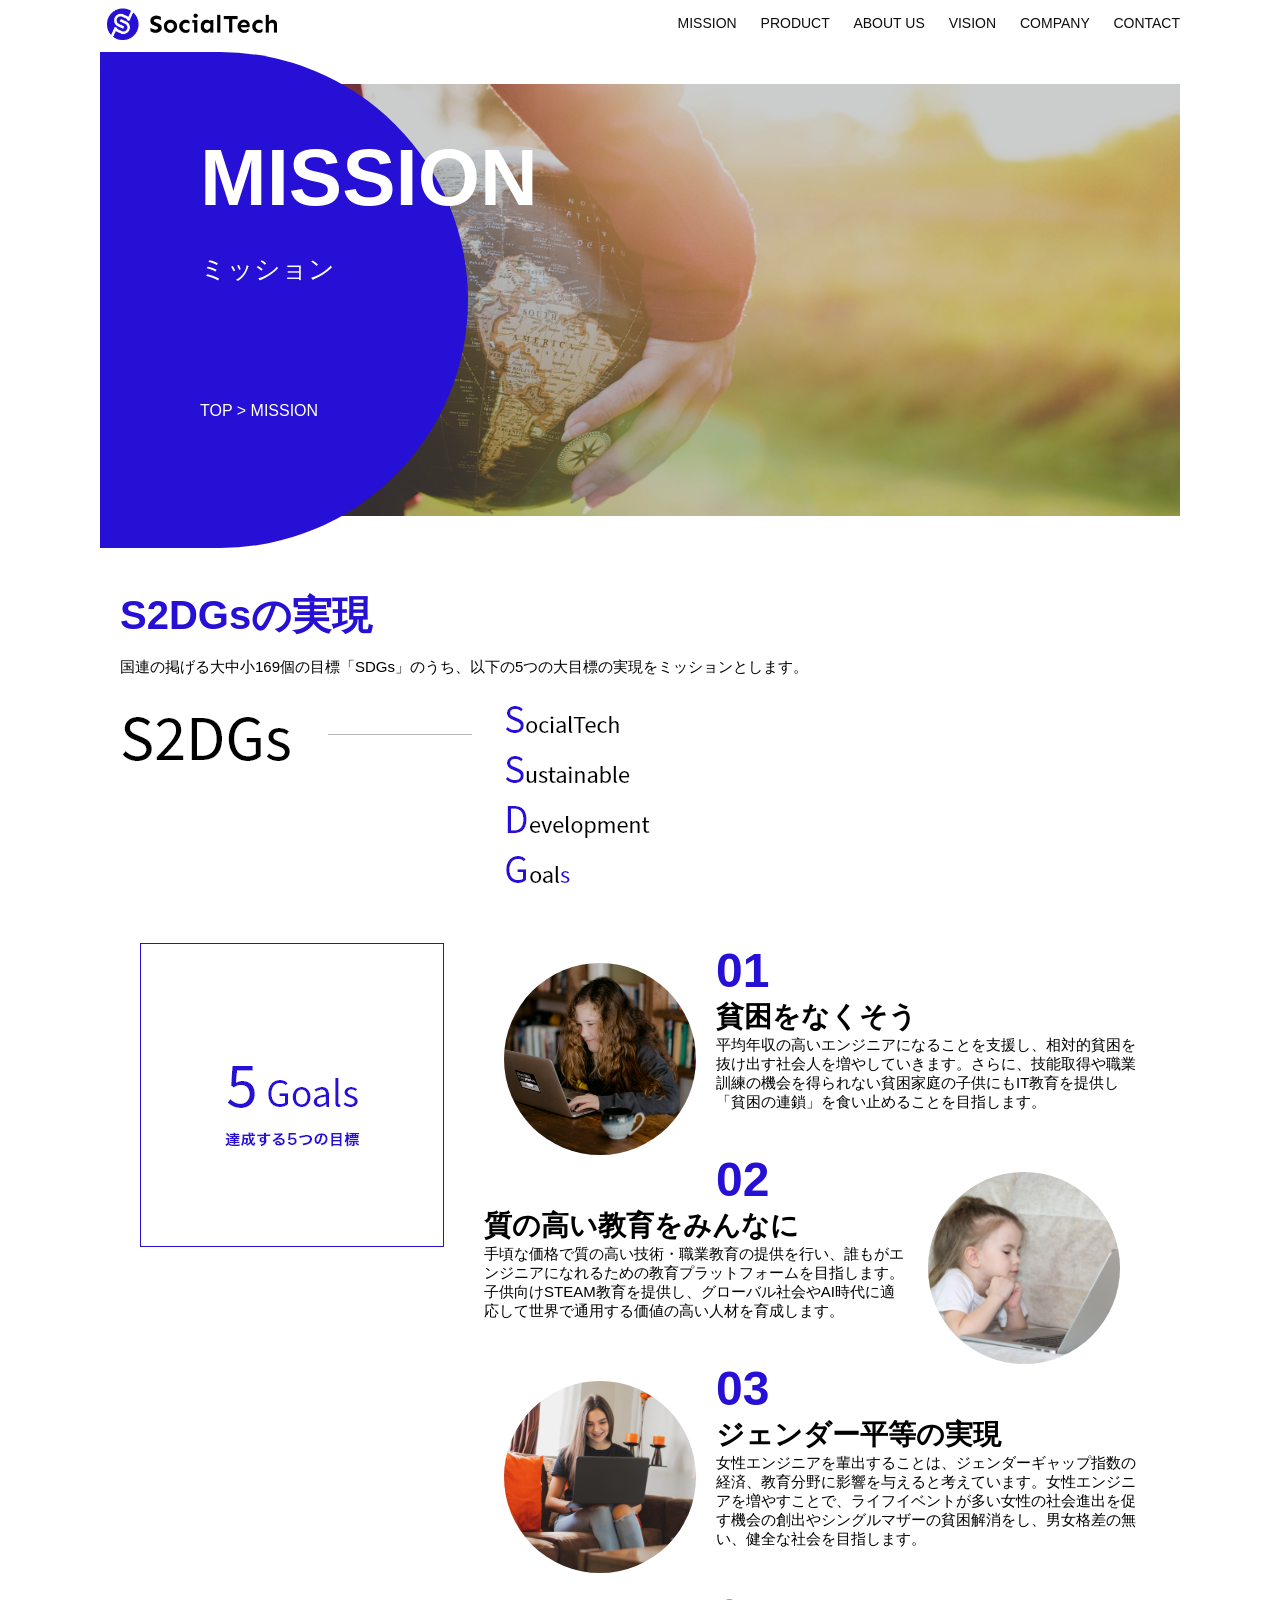
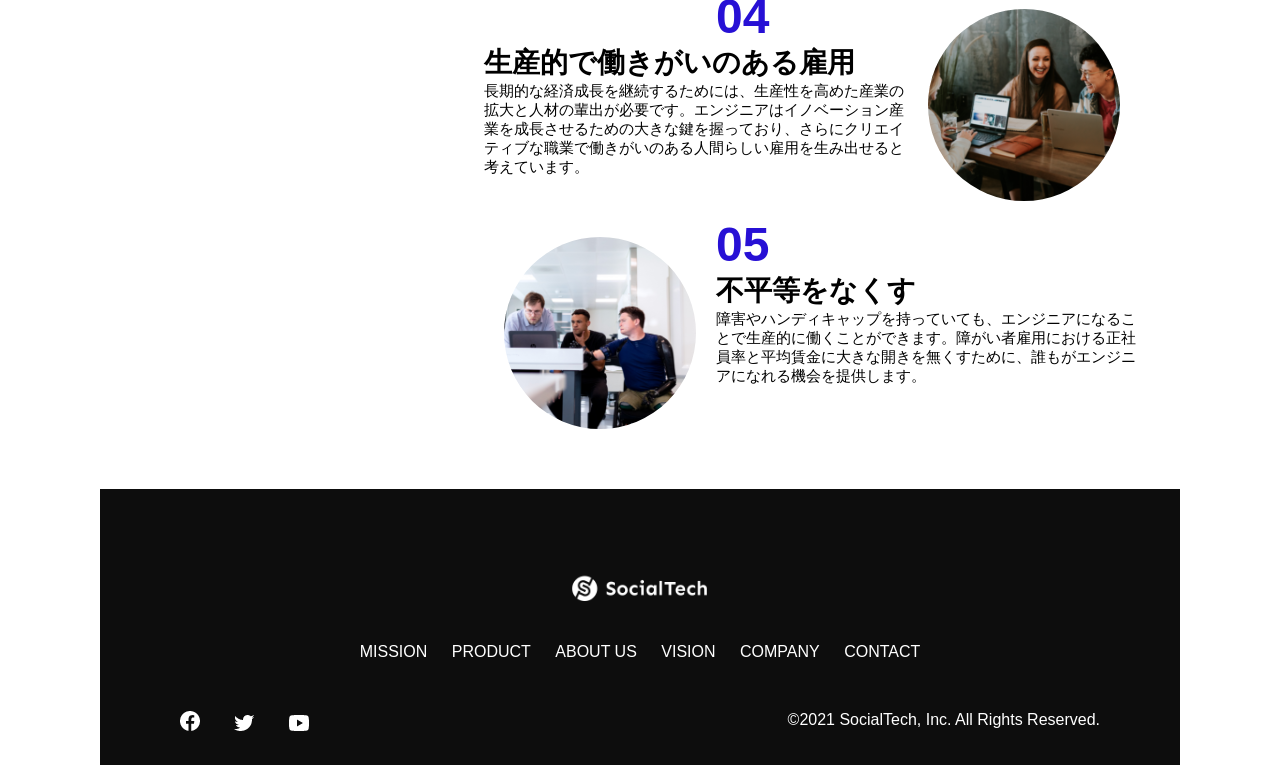
<file: SOCIALTECH-jQuery/mission.html>
<!DOCTYPE html>
<html>

<head>
    <title>SocialTech - MISSON ミッション -</title>
    <meta charset="utf-8">
    <meta name="description" content="SocialTechが目指す5つの目標（S2DGs）を紹介します">
    <meta name="viewport" content="width=device-width, initial-scale=1.0">
    <link rel="stylesheet" href="style.css">
</head>

<body>
    <!-- ヘッダー -->
    <header>
        <!-- ロゴ -->
        <a href="index.html" id="logo"><img src="images/logo.png" alt="トップページに戻る"></a>

        <!-- PC用ナビゲーション -->
        <nav id="nav-pc">
            <a href="mission.html">MISSION</a>
            <a href="product.html">PRODUCT</a>
            <a href="index.html#aboutus">ABOUT US</a>
            <a href="index.html#vision">VISION</a>
            <a href="index.html#company">COMPANY</a>
            <a href="index.html#contact">CONTACT</a>
        </nav>

        <!-- スマホ用メニューボタン -->
        <img id="menu-sp" src="images/button-menu.png" alt="ナビゲーションを開く"
            onclick="document.getElementById('nav-sp').style.display = 'block'">

        <!-- スマホ用ナビゲーション -->
        <nav id="nav-sp">
            <img id="close" src="images/button-close.png" alt="ナビゲーションを閉じる"
                onclick="document.getElementById('nav-sp').style.display = 'none'">
            <a id="logo-sp" href="index.html" onclick="document.getElementById('nav-sp').style.display = 'none'"><img
                    src="images/logo-sp.png" alt="トップページに戻る"></a>
            <a class="menu" href="mission.html"
                onclick="document.getElementById('nav-sp').style.display = 'none'">MISSION</a>
            <a class="menu" href="product.html"
                onclick="document.getElementById('nav-sp').style.display = 'none'">PRODUCT</a>
            <a class="menu" href="index.html#aboutus"
                onclick="document.getElementById('nav-sp').style.display = 'none'">ABOUT US</a>
            <a class="menu" href="index.html#vision"
                onclick="document.getElementById('nav-sp').style.display = 'none'">VISION</a>
            <a class="menu" href="index.html#company"
                onclick="document.getElementById('nav-sp').style.display = 'none'">COMPANY</a>
            <a class="menu" href="index.html#contact"
                onclick="document.getElementById('nav-sp').style.display = 'none'">CONTACT</a>
            <div id="sns">
                <a href="https://www.facebook.com/sejuku2013"><img src="images/button-facebook.png"
                        alt="Facebookのリンク"></a>
                <a href="https://twitter.com/samuraijuku"><img src="images/button-twitter.png" alt="Twitterのリンク"></a>
                <a href="https://www.youtube.com/channel/UCCFOQO5aDK0xXam4cUQXT8g"><img src="images/button-youtube.png"
                        alt="YouTubeのリンク"></a>
            </div>
        </nav>
    </header>
    <main>
        <article>
            <section id="mission-main">
                <div id="mission-title">
                    <h1>MISSION</h1>
                    <span>ミッション</span>
                    <div>TOP > MISSION</div>
                </div>
            </section>
            <section id="mission-s2dgs">
                <h2 class="mission-h2">S2DGsの実現</h2>
                <p>国連の掲げる大中小169個の目標「SDGs」のうち、以下の5つの大目標の実現をミッションとします。</p>
                <img src="images/mission/mission-s2dgs.png" alt="S2DGs">
            </section>
            <section id="mission-5goals">
                <div>
                    <img id="s2dgs-image" src="images/mission/mission-5goals.png" alt="5Goals">
                </div>
                <div>
                    <div>
                        <img class="fivegoals-image-left" src="images/mission/mission-5goals01.png" alt="PCを操作する女の子">
                        <span class="fivegoals-number">01</span>
                        <h3 class="fivegoals-h3">貧困をなくそう</h3>
                        <p class="fivegoals-p">
                            平均年収の高いエンジニアになることを支援し、相対的貧困を抜け出す社会人を増やしていきます。さらに、技能取得や職業訓練の機会を得られない貧困家庭の子供にもIT教育を提供し「貧困の連鎖」を食い止めることを目指します。
                        </p>
                    </div>
                    <div>
                        <img class="fivegoals-image-right" src="images/mission/mission-5goals02.png"
                            alt="PCを見つめる小さい女の子">
                        <span class="fivegoals-number">02</span>
                        <h3 class="fivegoals-h3">質の高い教育をみんなに</h3>
                        <p class="fivegoals-p">
                            手頃な価格で質の高い技術・職業教育の提供を行い、誰もがエンジニアになれるための教育プラットフォームを目指します。子供向けSTEAM教育を提供し、グローバル社会やAI時代に適応して世界で通用する価値の高い人材を育成します。
                        </p>
                    </div>
                    <div>
                        <img class="fivegoals-image-left" src="images/mission/mission-5goals03.png" alt="PCを操作する女性">

                        <span class="fivegoals-number">03</span>
                        <h3 class="fivegoals-h3">ジェンダー平等の実現</h3>
                        <p class="fivegoals-p">
                            女性エンジニアを輩出することは、ジェンダーギャップ指数の経済、教育分野に影響を与えると考えています。女性エンジニアを増やすことで、ライフイベントが多い女性の社会進出を促す機会の創出やシングルマザーの貧困解消をし、男女格差の無い、健全な社会を目指します。
                        </p>
                    </div>
                    <div>
                        <img class="fivegoals-image-right" src="images/mission/mission-5goals04.png" alt="笑顔で話し合う3人の男女">
                        <span class="fivegoals-number">04</span>
                        <h3 class="fivegoals-h3">生産的で働きがいのある雇用</h3>
                        <p class="fivegoals-p">
                            長期的な経済成長を継続するためには、生産性を高めた産業の拡大と人材の輩出が必要です。エンジニアはイノベーション産業を成長させるための大きな鍵を握っており、さらにクリエイティブな職業で働きがいのある人間らしい雇用を生み出せると考えています。
                        </p>
                    </div>
                    <div>
                        <img class="fivegoals-image-left" src="images/mission/mission-5goals05.png"
                            alt="障害を持つ男性が生き生きと働く様子">
                        <span class="fivegoals-number">05</span>
                        <h3 class="fivegoals-h3">不平等をなくす</h3>
                        <p class="fivegoals-p">
                            障害やハンディキャップを持っていても、エンジニアになることで生産的に働くことができます。障がい者雇用における正社員率と平均賃金に大きな開きを無くすために、誰もがエンジニアになれる機会を提供します。
                        </p>
                    </div>
                </div>
            </section>
        </article>
        <footer>
            <div id="footer-logo">
                <img src="images/logo-sp.png" alt="SocialTech">
            </div>
            <div id="footer-link">
                <a href="mission.html">MISSION</a>
                <a href="product.html">PRODUCT</a>
                <a href="index.html#aboutus">ABOUT US</a>
                <a href="index.html#vision">VISION</a>
                <a href="index.html#company">COMPANY</a>
                <a href="index.html#contact">CONTACT</a>
            </div>
            <div id="sns-footer">
                <a href="https://www.facebook.com/sejuku2013"><img src="images/button-facebook.png"
                        alt="Facebookのリンク"></a>
                <a href="https://twitter.com/samuraijuku"><img src="images/button-twitter.png" alt="Twitterのリンク"></a>
                <a href="https://www.youtube.com/channel/UCCFOQO5aDK0xXam4cUQXT8g"><img src="images/button-youtube.png"
                        alt="YouTubeのリンク"></a>
                <span id="copyright">&copy;2021 SocialTech, Inc. All Rights Reserved. </span>
            </div>
        </footer>
    </main>
</body>

</html>
</file>
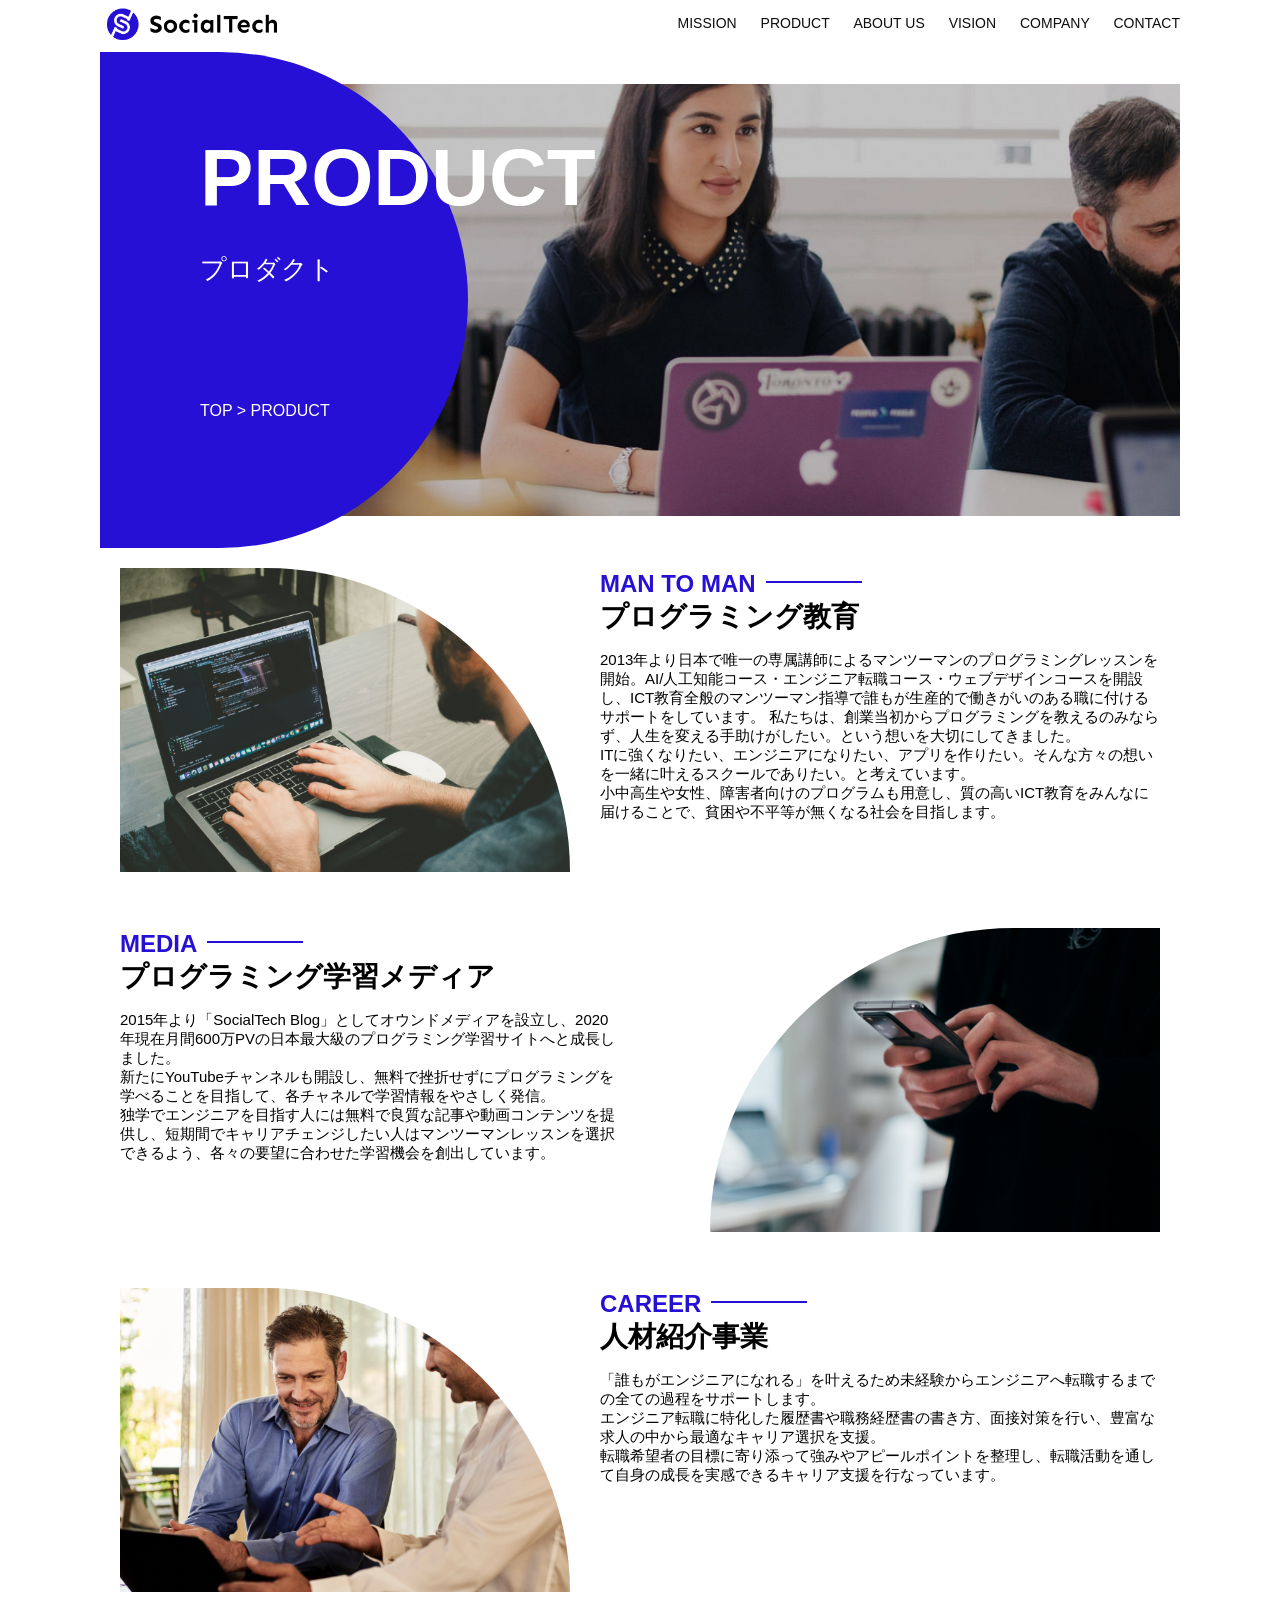
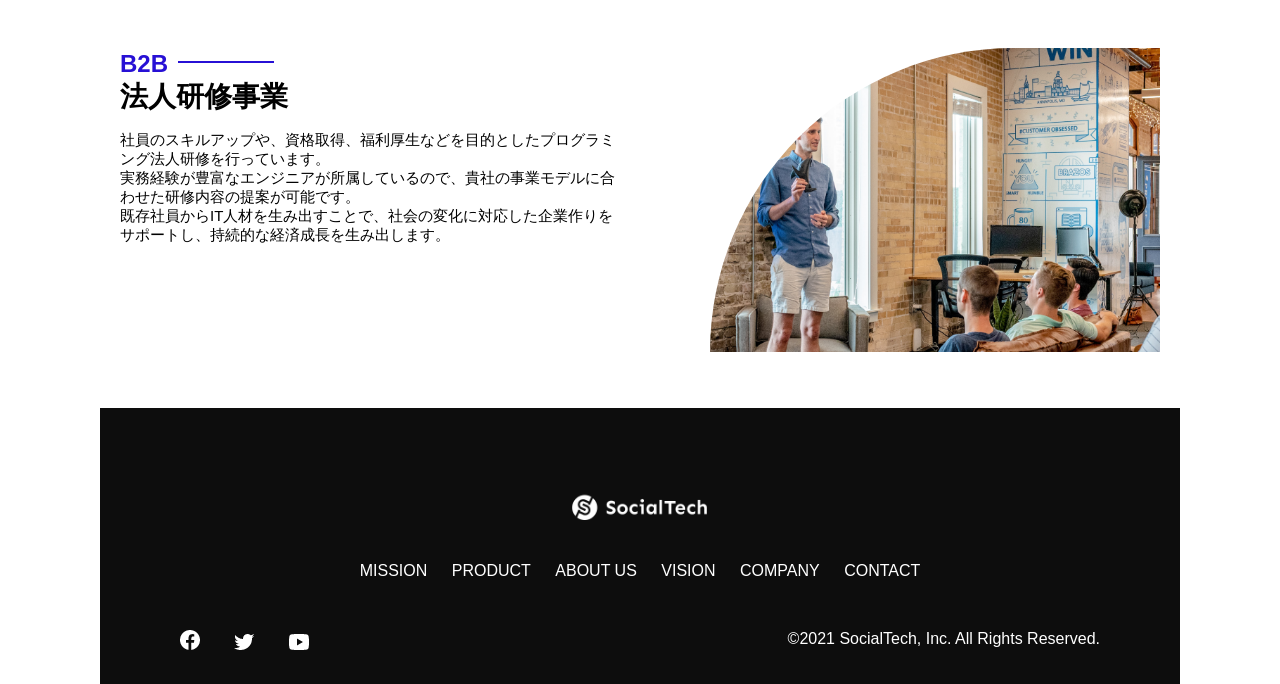
<file: SOCIALTECH-jQuery/product.html>
<!DOCTYPE html>
<html>

<head>
    <title>SocialTech -PRODUCT プロダクト- </title>
    <meta charset="utf-8">
    <meta name="description" content="SocialTechの4つのプロダクトを紹介します">
    <meta name="viewport" content="width=device-width, initial-scale=1.0">
    <link rel="stylesheet" href="style.css">
</head>

<body>
    <!-- ヘッダー -->
    <header>
        <!-- ロゴ -->
        <a href="index.html" id="logo"><img src="images/logo.png" alt="トップページに戻る"></a>

        <!-- PC用ナビゲーション -->
        <nav id="nav-pc">
            <a href="mission.html">MISSION</a>
            <a href="product.html">PRODUCT</a>
            <a href="index.html#aboutus">ABOUT US</a>
            <a href="index.html#vision">VISION</a>
            <a href="index.html#company">COMPANY</a>
            <a href="index.html#contact">CONTACT</a>
        </nav>

        <!-- スマホ用メニューボタン -->
        <img id="menu-sp" src="images/button-menu.png" alt="ナビゲーションを開く"
            onclick="document.getElementById('nav-sp').style.display = 'block'">

        <!-- スマホ用ナビゲーション -->
        <nav id="nav-sp">
            <img id="close" src="images/button-close.png" alt="ナビゲーションを閉じる"
                onclick="document.getElementById('nav-sp').style.display = 'none'">
            <a id="logo-sp" href="index.html" onclick="document.getElementById('nav-sp').style.display = 'none'"><img
                    src="images/logo-sp.png" alt="トップページに戻る"></a>
            <a class="menu" href="mission.html"
                onclick="document.getElementById('nav-sp').style.display = 'none'">MISSION</a>
            <a class="menu" href="product.html"
                onclick="document.getElementById('nav-sp').style.display = 'none'">PRODUCT</a>
            <a class="menu" href="index.html#aboutus"
                onclick="document.getElementById('nav-sp').style.display = 'none'">ABOUT US</a>
            <a class="menu" href="index.html#vision"
                onclick="document.getElementById('nav-sp').style.display = 'none'">VISION</a>
            <a class="menu" href="index.html#company"
                onclick="document.getElementById('nav-sp').style.display = 'none'">COMPANY</a>
            <a class="menu" href="index.html#contact"
                onclick="document.getElementById('nav-sp').style.display = 'none'">CONTACT</a>
            <div id="sns">
                <a href="https://www.facebook.com/sejuku2013"><img src="images/button-facebook.png"
                        alt="Facebookのリンク"></a>
                <a href="https://twitter.com/samuraijuku"><img src="images/button-twitter.png" alt="Twitterのリンク"></a>
                <a href="https://www.youtube.com/channel/UCCFOQO5aDK0xXam4cUQXT8g"><img src="images/button-youtube.png"
                        alt="YouTubeのリンク"></a>
            </div>
        </nav>
    </header>
    <main>
        <article>
            <section id="product-main">
                <div id="product-title">
                    <h1>PRODUCT</h1>
                    <span>プロダクト</span>
                    <div>TOP > PRODUCT</div>
                </div>
            </section>
            <section class="product-section1">
                <img src="images/product/product-mantoman.png" alt="PCでコードを書く男性">
                <div>
                    <h2 class="product-h2">MAN TO MAN</h2>
                    <h3 class="product-h3">プログラミング教育</h3>
                    <p>2013年より日本で唯一の専属講師によるマンツーマンのプログラミングレッスンを開始。AI/人工知能コース・エンジニア転職コース・ウェブデザインコースを開設し、ICT教育全般のマンツーマン指導で誰もが生産的で働きがいのある職に付けるサポートをしています。
                        私たちは、創業当初からプログラミングを教えるのみならず、人生を変える手助けがしたい。という想いを大切にしてきました。<br>ITに強くなりたい、エンジニアになりたい、アプリを作りたい。そんな方々の想いを一緒に叶えるスクールでありたい。と考えています。<br>小中高生や女性、障害者向けのプログラムも用意し、質の高いICT教育をみんなに届けることで、貧困や不平等が無くなる社会を目指します。
                    </p>
                </div>
            </section>
            <section class="product-section2">
                <div>
                    <h2 class="product-h2">MEDIA</h2>
                    <h3 class="product-h3">プログラミング学習メディア</h3>
                    <p>2015年より「SocialTech
                        Blog」としてオウンドメディアを設立し、2020年現在月間600万PVの日本最大級のプログラミング学習サイトへと成長しました。<br>新たにYouTubeチャンネルも開設し、無料で挫折せずにプログラミングを学べることを目指して、各チャネルで学習情報をやさしく発信。<br>独学でエンジニアを目指す人には無料で良質な記事や動画コンテンツを提供し、短期間でキャリアチェンジしたい人はマンツーマンレッスンを選択できるよう、各々の要望に合わせた学習機会を創出しています。
                    </p>
                </div>
                <img src="images/product/product-media.png" alt="スマートフォンを操作する人">
            </section>
            <section class="product-section1">
                <img src="images/product/product-career.png" alt="笑顔で話し合う2人の男性">
                <div>
                    <h2 class="product-h2">CAREER</h2>
                    <h3 class="product-h3">人材紹介事業</h3>
                    <p>「誰もがエンジニアになれる」を叶えるため未経験からエンジニアへ転職するまでの全ての過程をサポートします。<br>エンジニア転職に特化した履歴書や職務経歴書の書き方、面接対策を行い、豊富な求人の中から最適なキャリア選択を支援。<br>転職希望者の目標に寄り添って強みやアピールポイントを整理し、転職活動を通して自身の成長を実感できるキャリア支援を行なっています。<br>
                    </p>
                </div>
            </section>
            <section class="product-section2">
                <div>
                    <h2 class="product-h2">B2B</h2>
                    <h3 class="product-h3">法人研修事業</h3>
                    <p>社員のスキルアップや、資格取得、福利厚生などを目的としたプログラミング法人研修を行っています。<br>実務経験が豊富なエンジニアが所属しているので、貴社の事業モデルに合わせた研修内容の提案が可能です。<br>既存社員からIT人材を生み出すことで、社会の変化に対応した企業作りをサポートし、持続的な経済成長を生み出します。
                    </p>
                </div>
                <img src="images/product/product-b2b.png" alt="講演中の男性とそれを聴く人々">
            </section>
        </article>
        <footer>
            <div id="footer-logo">
                <img src="images/logo-sp.png" alt="SocialTech">
            </div>
            <div id="footer-link">
                <a href="mission.html">MISSION</a>
                <a href="product.html">PRODUCT</a>
                <a href="index.html#aboutus">ABOUT US</a>
                <a href="index.html#vision">VISION</a>
                <a href="index.html#company">COMPANY</a>
                <a href="index.html#contact">CONTACT</a>
            </div>
            <div id="sns-footer">
                <a href="https://www.facebook.com/sejuku2013"><img src="images/button-facebook.png"
                        alt="Facebookのリンク"></a>
                <a href="https://twitter.com/samuraijuku"><img src="images/button-twitter.png" alt="Twitterのリンク"></a>
                <a href="https://www.youtube.com/channel/UCCFOQO5aDK0xXam4cUQXT8g"><img src="images/button-youtube.png"
                        alt="YouTubeのリンク"></a>
                <span id="copyright">&copy;2021 SocialTech, Inc. All Rights Reserved. </span>
            </div>
        </footer>
    </main>
</body>

</html>
</file>
<file: SOCIALTECH-jQuery/style.css>
/* PC、スマホ共通スタイル */
body {
    font-family: "Source Sans Pro", "Hiragino Kaku Gothic ProN", Meiryo, Arial,
        sans-serif;
}

p {
    font-size: 15px;
}

.arrow-right {
    color: #2710d5;
}

#submit {
    margin-top: 50px;
}

/*================
 PC用のスタイル
=================*/
@media screen and (min-width: 768px) {
    /* PC用カルーセル設定  カルーセルの幅は可変にできないため、body要素の幅の最小値に合わせて900pxよりも狭い幅に調整 */
    .carousel {
        width: 885px;
        margin-left: 20px;
    }

    .carouselImg {
        width: 885px;
    }

    /* 横幅設定 */
    body {
        max-width: 1080px;
        min-width: 900px;
        margin: 0 auto 0 auto;
    }

    /* ヘッダー */
    header {
        display: flex;
        justify-content: space-between;
    }

    /* ナビゲーションのレイアウト */
    #nav-pc {
        font-size: 14px;
        padding-top: 15px;
    }

    /* ナビゲーションのリンクの装飾設定 */
    #nav-pc > a {
        text-decoration: none;
        margin-left: 20px;
    }
    #nav-pc > a:link {
        color: #0d0d0d;
    }
    #nav-pc > a:visited {
        color: #0d0d0d;
    }
    #nav-pc > a:hover {
        color: #0d0d0d;
        text-decoration: underline;
    }
    #nav-pc > a:active {
        color: #0d0d0d;
    }

    /* スマホ用ナビを非表示 */
    #nav-sp,
    #menu-sp {
        display: none;
    }

    /* メインビジュアル*/
    #main-visual {
        position: relative;
        height: 400px;
    }
    #main-message {
        position: absolute;
        top: 0;
        left: 0;
        background-color: #2710d5;
        color: #ffffff;
        border-radius: 0 0 476px 0;
        max-width: 620px;
        height: 100%;
        width: 100%;
        z-index: 11;
    }
    #main-message > h1 {
        font-size: 60px;
        font-weight: bold;
        margin: 100px 0 0 50px;
    }

    #main-message > p {
        font-size: 28px;
        margin: 0 0 0 50px;
    }
    #main-visual > img {
        max-width: 620px;
        border-radius: 476px 0 0 0;
        position: absolute;
        top: 0;
        right: 0;
        z-index: 10;
    }

    /*見出し*/
    h2 {
        margin: 40px 0 0 0;
    }

    h2::after {
        content: url("images/line.png");
        margin-left: 10px;
    }

    h3 {
        font-size: 27px;
    }

    /* ミッション */
    #mission {
        margin: 80px auto 80px auto;
        width: 100%;
    }

    #mission-flex {
        width: 100%;
        display: flex;
    }

    #mission-flex > div {
        width: 50%;
        margin: 20px;
    }

    #mission-photo {
        width: 100%;
    }

    #s2dgs {
        margin-top: 50px;
        width: 100%;
    }

    /* プロダクト */
    #product {
        background-color: #fafafa;
        margin: 80px 0 80px 0;
        padding: 10px 40px 0px 40px;
    }

    /* 外枠 */
    #product > div {
        margin-top: 40px;
        display: flex;
    }

    /* 左のカラム */
    #product-left {
        width: 50%;
        margin-right: 20px;
    }

    /* 右のカラム */
    #product-right {
        width: 50%;
        margin-left: 20px;
        margin-top: 80px;
    }

    /* 写真＋説明の枠 */
    #product-left > div {
        position: relative;
        height: 480px;
        margin-right: 20px;
    }
    #product-right > div {
        position: relative;
        height: 480px;
        margin-left: 20px;
    }

    /* 写真*/
    .product-photo {
        width: 100%;
    }

    /* 説明文の枠 */
    .product-explain {
        background-color: #ffffff;
        position: absolute;
        left: 0;
        top: 280px;
        margin: 0 40px 0 40px;
        padding: 20px;
        box-shadow: 5px 5px 10px rgba(0, 0, 0, 0.05);
    }

    /* 説明文の英語 */
    .product-explain > span {
        color: #2710d5;
        font-weight: bold;
        font-size: 16px;
        margin: 0px;
    }

    /* 説明文の見出し */
    .product-explain > h3 {
        font-size: 20px;
        margin: 5px 0 5px 0;
    }

    /* 説明文 */
    .product-explain > p {
        font-size: 14px;
        margin: 0;
    }

    /* もっと見るボタン */
    #product-more {
        margin: 0 auto -42px auto;
    }

    /* ABOUT US */
    #aboutus {
        margin: 80px auto 80px auto;
    }

    /* ３つの組織文化と写真を入れる枠 */
    #aboutus > div {
        display: flex;
    }

    /* 写真 */
    .culture-img {
        width: 100%;
        align-self: flex-start;
    }

    .culture-img2 {
        margin-top: 50px;
        width: 100%;
    }

    /* 3つの組織文化の表 */
    .culture-table {
        margin-right: 50px;
    }

    /* 番号 */
    .culture-num {
        font-size: 80px;
        color: #2710d5;
        margin: 0 20px 0 0;
    }

    /* 組織文化英語 */
    .culture-en {
        color: #2710d5;
        font-weight: bold;
        font-size: 24px;
        display: block;
    }

    /* 組織文化日本語 */
    .culture-jp {
        font-size: 28px;
        font-weight: bold;
    }

    /* 説明文 */
    .culture-description {
        margin: 0;
    }

    /* ビジョン */
    #vision {
        margin: 80px auto 80px auto;
    }

    /* セクション内の外枠*/
    #vision > div {
        width: 100%;
        display: flex;
        justify-content: space-between;
        flex-wrap: wrap;
    }

    /*7つの行動指針の枠*/
    .vision-box {
        width: 300px;
        height: 300px;
        margin-bottom: 30px;
        position: relative;
    }

    .vision-box > img {
        width: 100%;
        height: auto;
        position: absolute;
        top: 0;
        left: 0;
        z-index: 30;
    }

    .vision-box > span {
        position: absolute;
        top: 0;
        left: 0;
        z-index: 31;
        margin-right: 20px;
    }

    .vision-box > span > h4 {
        color: #2710d5;
        font-size: 19px;
        margin: 80px 0 0 0;
    }

    .vision-box > span > h4::first-letter {
        font-size: 40px;
    }

    .vision-box > span > h5 {
        font-size: 20px;
        margin: 0 0 0 0;
    }

    .vision-box > span > p {
        margin: 10px 0 0 0;
    }

    /*会社概要*/
    #company {
        margin: 80px auto 80px auto;
    }

    #company-table {
        width: 100%;
    }

    .tableheader {
        text-align: left;
        padding: 20px;
        border-bottom-color: #2710d5;
        border-bottom-width: 1px;
        border-bottom-style: solid;
        width: 100px;
    }

    .tableheader-first {
        text-align: left;
        padding: 20px;
        border-bottom-color: #2710d5;
        border-bottom-width: 1px;
        border-bottom-style: solid;
        border-top-color: #2710d5;
        border-top-width: 1px;
        border-top-style: solid;
        width: 100px;
    }

    .cell {
        padding: 30px;
        border-bottom-color: #ececec;
        border-bottom-width: 1px;
        border-bottom-style: solid;
    }
    .cell-first {
        padding: 30px;
        border-bottom-color: #ececec;
        border-bottom-width: 1px;
        border-bottom-style: solid;
        border-top-color: #ececec;
        border-top-width: 1px;
        border-top-style: solid;
    }

    #company > iframe {
        width: 100%;
        height: 368px;
        margin-top: 40px;
    }

    /* お問い合わせ */
    #contact {
        margin: 80px auto 80px auto;
    }

    /* 外枠 */
    #contact > form > div {
        display: flex;
        flex-direction: row;
        flex-wrap: wrap;
        padding-bottom: 30px;
    }

    /* 左列　見出し */
    .contact-heading {
        width: 240px;
        align-self: center;
    }
    /* 見出しのラベル */
    .contact-label {
        font-weight: bold;
    }
    /* 必須 */
    .contact-span {
        color: #ce2222;
        margin: 0 0 0 20px;
        font-weight: bold;
    }
    /* テキストボックス */
    .contact-textbox {
        border-top: 0px;
        border-left: 0px;
        border-right: 0px;
        border-bottom-width: 1px;
        border-bottom-color: #707070;
        border-style: solid;
        background-color: #fafafa;
        height: 56px;
        width: 400px;
    }

    /* お問い合わせ内容のテキストエリア */
    .contact-textarea {
        border-top: 0px;
        border-left: 0px;
        border-right: 0px;
        border-bottom-width: 1px;
        border-bottom-color: #707070;
        background-color: #fafafa;
        width: 400px;
        height: 200px;
    }

    /* 個人情報の取り扱い */
    details {
        width: 700px;
    }
    details > div {
        background-color: #fafafa;
        padding: 20px;
    }

    details > div > span {
        font-weight: bold;
    }

    /* フッター */
    footer {
        background-color: #0d0d0d;
        text-align: center;
        padding: 80px 80px 30px 80px;
    }

    #footer-logo {
        margin-bottom: 30px;
    }

    #footer-link {
        margin-bottom: 50px;
    }
    #footer-link > a {
        text-decoration: none;
        margin: 10px;
    }
    #footer-link > a:link {
        color: #ffffff;
    }
    #footer-link > a:visited {
        color: #ffffff;
    }
    #footer-link > a:hover {
        color: #ffffff;
        text-decoration: underline;
    }
    #footer-link > a:active {
        color: #ffffff;
    }

    #sns-footer {
        text-align: left;
        width: 100%;
    }
    #sns-footer > a {
        margin-right: 30px;
    }

    #copyright {
        color: #ffffff;
        float: right;
    }

    /* mission.html用スタイル */
    /* ミッションのメインビジュアル */
    #mission-main {
        height: 496px;
        width: 100%;
        background-image: url("images/mission/mission-main.png");
        background-repeat: no-repeat;
        background-position-y: center;
    }

    #mission-title {
        background-color: #2710d5;
        width: 368px;
        color: #ffffff;
        height: 496px;
        border-radius: 0 248px 248px 0;
        position: relative;
    }
    #mission-title > h1 {
        position: absolute;
        top: 0;
        left: 100px;
        font-size: 80px;
    }

    #mission-title > span {
        position: absolute;
        top: 200px;
        left: 100px;
        font-size: 26px;
    }

    #mission-title > div {
        position: absolute;
        top: 350px;
        left: 100px;
        font-size: 16px;
    }

    #mission-s2dgs {
        width: 100%;
        margin: 20px;
    }

    .mission-h2 {
        color: #2710d5;
        font-size: 40px;
    }

    .mission-h2::after {
        content: none;
    }

    #mission-5goals {
        margin: 20px;
        display: flex;
    }
    #mission-5goals > div {
        flex-grow: 1;
        padding: 20px;
    }

    #mission-5goals > div > div {
        margin-bottom: 40px;
    }

    .fivegoals-image-right {
        float: right;
        margin: 20px;
    }

    .fivegoals-image-left {
        float: left;
        margin: 20px;
    }

    .fivegoals-number {
        color: #2710d5;
        font-size: 48px;
        font-weight: bold;
        margin: 0;
    }

    .fivegoals-h3 {
        font-size: 28px;
        margin: 0;
    }
    .fivegoals-p {
        margin: 0;
    }

    /* プロダクトページ */
    #product-main {
        height: 496px;
        width: 100%;
        background-image: url("images/product/product-main.png");
        background-repeat: no-repeat;
        background-position-y: center;
    }

    #product-title {
        background-color: #2710d5;
        width: 368px;
        color: #ffffff;
        height: 496px;
        border-radius: 0 248px 248px 0;
        position: relative;
    }
    #product-title > h1 {
        position: absolute;
        top: 0;
        left: 100px;
        font-size: 80px;
    }

    #product-title > span {
        position: absolute;
        top: 200px;
        left: 100px;
        font-size: 26px;
    }

    #product-title > div {
        position: absolute;
        top: 350px;
        left: 100px;
        font-size: 16px;
    }

    /* セクション1 */
    .product-section1 {
        position: relative;
        margin: 20px;
        height: 340px;
    }

    .product-section1 > img {
        position: absolute;
        top: 0;
        left: 0;
        width: 450px;
        margin: 0 40px 30px 0;
        border-radius: 0 432px 0 0;
    }

    .product-section1 > div {
        position: absolute;
        top: 0;
        left: 480px;
    }

    /*セクション２*/

    .product-section2 {
        position: relative;
        margin: 20px;
        height: 340px;
    }

    .product-section2 > img {
        position: absolute;
        top: 0;
        right: 0;
        width: 450px;
        margin: 0 0 30px 40px;
        border-radius: 432px 0 0 0;
    }

    .product-section2 > div {
        width: 500px;
        position: absolute;
        top: 0;
        left: 0;
    }

    .product-h2 {
        color: #2710d5;
        font-size: 24px;
        margin: 0;
    }

    .product-h3 {
        font-size: 28px;
        margin: 0;
    }
}

/*====================
 スマートフォン用のスタイル
=====================*/
@media screen and (max-width: 767px) {
    .carousel {
        width: 375px;
        /* 中央寄せという意味 */
        margin: 0 auto 0 auto;
    }

    .carouselImg {
        width: 375px;
    }

    body {
        min-width: 375px;
        margin: 0;
    }

    /* PC用ナビゲーション非表示 */
    #nav-pc {
        display: none;
    }

    /* ハンバーガーメニュー */
    #menu-sp {
        /* float: right;
        padding: 0; */
        position: absolute;
        top: 0px;
        right: 0px;
    }

    /* スマホ用ナビゲーションの表示切替*/
    /* 初期状態、レイアウトと非表示設定 */
    #nav-sp {
        background-color: #2710d5;
        position: absolute;
        left: 0;
        top: 0;
        height: 100%;
        width: 100%;
        display: none;
        z-index: 100;
    }

    /* ×ボタン */
    #close {
        position: absolute;
        top: 20px;
        right: 20px;
    }

    /* ナビゲーションメニュー用ロゴ */
    #logo-sp {
        margin: 80px 0 30px 20px;
    }

    /* ナビゲーションのリンクの装飾設定 */
    #nav-sp > a {
        display: block;
    }

    #nav-sp > a:link {
        color: #ffffff;
    }
    #nav-sp > a:visited {
        color: #ffffff;
    }
    #nav-sp > a:hover {
        color: #ffffff;
        text-decoration: underline;
    }
    #nav-sp > a:active {
        color: #ffffff;
    }

    #nav-sp > .menu {
        text-decoration: none;
        display: block;
        margin: 0 20px 0 20px;
        height: 44px;
        font-size: 16px;
        background-image: url("images/arrow.png");
        background-repeat: no-repeat;
        background-position: right top;
    }

    #sns {
        position: absolute;
        bottom: 20px;
        left: 20px;
    }
    #sns > a {
        margin-right: 30px;
    }

    /* メインビジュアル */
    #main-visual {
        position: relative;
        height: 470px;
        width: 100%;
        overflow: hidden;
    }
    #main-visual > div {
        position: absolute;
        top: 0;
        left: 0;
        background-color: #2710d5;
        color: white;
        border-radius: 0 0 476px 0;
        text-align: center;
        height: 280px;
        width: 100%;
        z-index: 11;
    }
    #main-visual > div > h1 {
        font-size: 28px;
        margin: 90px 0 0 0;
    }

    #main-visual > div > p {
        margin: 0;
    }

    #main-visual > img {
        width: 100%;
        border-radius: 476px 0 0 0;

        z-index: 10;
        position: absolute;
        bottom: 0;
        right: 0;
    }

    /*見出し*/
    h2::after {
        content: url("images/line.png");
        margin-left: 10px;
    }

    h3 {
        font-size: 24px;
        margin: 10px 0 0 0;
    }

    /* ミッション */
    #mission {
        margin: 20px;
    }

    #mission-photo {
        width: 100%;
    }

    #s2dgs {
        width: 100%;
    }

    /* プロダクト */
    #product {
        background-color: #fafafa;
        padding-top: 10px;
    }

    #product h2 {
        margin-left: 20px;
    }
    /* 外枠 */
    /* 左右のカラム　スマホでは縦並び */
    #product-left,
    #product-right {
        margin-right: 20px;
        margin-left: 20px;
    }

    /* 写真＋説明の枠 */
    #product-left > div,
    #product-right > div {
        position: relative;
        height: 540px;
    }

    /* 説明文の枠 */
    .product-explain {
        background-color: #ffffff;
        position: absolute;
        left: 0;
        bottom: 50px;
        padding: 20px;
        box-shadow: 5px 5px 10px rgba(0, 0, 0, 0.05);
    }

    .product-explain > span {
        color: #2710d5;
        font-weight: bold;
        font-size: 16px;
        margin: 0px;
    }

    .product-explain > h3 {
        margin: 10px 0 10px 0;
    }

    /* 写真*/
    .product-photo {
        width: 100%;
    }

    #product-more > img {
        margin: 0 0 -42px 20px;
    }

    /* ABOUT US */
    #aboutus {
        margin: 80px 20px 80px 20px;
    }

    #aboutus > div {
        display: flex;
        flex-direction: column;
    }

    .culture-table {
        width: 100%;
        padding-right: 20px;
        order: 2;
    }

    .culture-img {
        width: 100%;
        order: 1;
    }

    .culture-img2 {
        width: 100%;
    }
    .culture-num {
        font-size: 80px;
        color: #2710d5;
    }

    .culture-en {
        color: #2710d5;
        font-weight: bold;
        font-size: 24px;
        display: block;
    }

    .culture-jp {
        display: block;
    }

    .culture-description {
        margin: 0;
    }

    /* ビジョン */
    #vision {
        margin: 80px 20px 80px 20px;
    }

    .vision-box {
        width: 300px;
        height: 300px;
        margin-bottom: 30px;
        position: relative;
    }

    .vision-box > img {
        width: 100%;
        height: auto;
        position: absolute;
        top: 0;
        left: 0;
        z-index: 30;
    }

    .vision-box > span {
        position: absolute;
        top: 0;
        left: 0;
        z-index: 31;
        margin-right: 20px;
    }

    .vision-box > span > h4 {
        color: #2710d5;
        font-size: 19px;
        margin: 60px 0 0 0;
    }

    .vision-box > span > h5 {
        font-size: 20px;
        margin: 0 0 0 0;
    }
    .vision-box > span > p {
        margin: 10px 0 0 0;
    }

    /*会社概要*/
    #company {
        margin: 0 20px 0 20px;
    }

    #company > h3 {
        margin-bottom: 20px;
    }

    #company-table {
        width: 100%;
    }

    .tableheader-first {
        text-align: left;
        padding: 20px;
        border-bottom-color: #2710d5;
        border-bottom-width: 1px;
        border-bottom-style: solid;
        border-top-color: #2710d5;
        border-top-width: 1px;
        border-top-style: solid;
        width: 50px;
    }
    .tableheader {
        text-align: left;
        padding: 20px;
        border-bottom-color: #2710d5;
        border-bottom-width: 1px;
        border-bottom-style: solid;
        width: 50px;
    }

    .cell-first {
        padding: 20px;
        border-bottom-color: #ececec;
        border-bottom-width: 1px;
        border-bottom-style: solid;
        border-top-color: #ececec;
        border-top-width: 1px;
        border-top-style: solid;
    }
    .cell {
        padding: 20px;
        border-bottom-color: #ececec;
        border-bottom-width: 1px;
        border-bottom-style: solid;
    }

    #company > iframe {
        width: 100%;
        height: 240px;
        margin: 40px 0 0 0;
    }

    /* お問い合わせ */
    #contact {
        margin: 80px 20px 80px 20px;
    }

    #contact > h3 {
        margin-bottom: 20px;
    }

    #contact > form > div {
        margin-bottom: 20px;
    }

    .contact-heading {
        margin-bottom: 20px;
    }

    /* ラベル */
    .contact-label {
        font-weight: bold;
    }

    /* 必須 */
    .contact-span {
        color: #ce2222;
        margin: 0 0 0 20px;
        font-weight: bold;
    }

    .contact-textbox {
        height: 56px;
        border-top: 0px;
        border-left: 0px;
        border-right: 0px;
        background-color: #fafafa;
        border-bottom-width: 1px;
        border-bottom-color: #707070;
        border-style: solid;
        min-width: 300px;
        width: 100%;
    }

    .contact-textarea {
        height: 150px;
        border-top: 0px;
        border-left: 0px;
        border-right: 0px;
        background-color: #fafafa;
        width: 100%;
    }

    .radiobutton {
        margin-bottom: 20px;
    }

    /* .radiobutton + label::after {
        content: "\A";
        white-space: pre;
    } */

    /* フッター */
    footer {
        background-color: #0d0d0d;
        padding: 30px 20px 50px 20px;
    }

    #footer-logo {
        margin-bottom: 30px;
    }

    #footer-link {
        margin-bottom: 50px;
    }
    #footer-link > a {
        text-decoration: none;
        margin: 0 20px 30px 0;
        display: block;

        background-image: url("images/arrow.png");
        background-repeat: no-repeat;
        background-position: right top;
    }
    #footer-link > a:link {
        color: #ffffff;
    }
    #footer-link > a:visited {
        color: #ffffff;
    }
    #footer-link > a:hover {
        color: #ffffff;
        text-decoration: underline;
    }
    #footer-link > a:active {
        color: #ffffff;
    }

    #sns-footer > a {
        margin-right: 30px;
    }
    #copyright {
        font-size: 12px;
        display: block;
        margin-top: 30px;
        color: #ffffff;
    }

    /* mission.html用スタイル */
    /* ミッションのメインビジュアル */
    #mission-main {
        height: 256px;
        width: 100%;
        background-image: url("images/mission/mission-main.png");
        background-repeat: no-repeat;
        background-position-y: center;
        background-size: auto 208px;
    }

    #mission-title {
        background-color: #2710d5;
        width: 136px;
        color: #ffffff;
        height: 256px;
        border-radius: 0 248px 248px 0;
        position: relative;
    }
    #mission-title > h1 {
        position: absolute;
        top: 0;
        left: 20px;
        font-size: 40px;
    }

    #mission-title > span {
        position: absolute;
        top: 110px;
        left: 20px;
        font-size: 18px;
    }

    #mission-title > div {
        position: absolute;
        top: 180px;
        left: 20px;
        font-size: 13px;
    }
    /* ミッションページ　S2DGSの設定 */
    #mission-s2dgs {
        margin: 20px;
    }

    .mission-h2 {
        color: #2710d5;
        font-size: 38px;
        margin: 0px;
    }

    .mission-h2::after {
        content: none;
    }

    #mission-s2dgs > img {
        width: 100%;
    }

    #section-s2dgs > img {
        width: 100%;
    }

    /* ミッションページ　5つのゴールの設定 */
    #mission-5goals {
        margin: 20px;
    }

    #mission-5goals > div > div {
        margin-bottom: 40px;
    }

    #s2dgs-image {
        width: 100%;
    }
    .fivegoals-image-right {
        margin: 20px auto 20px auto;
        display: block;
    }

    .fivegoals-image-left {
        margin: 20px auto 20px auto;
        display: block;
    }

    .fivegoals-number {
        color: #2710d5;
        font-size: 48px;
        margin: 0;
    }

    .fivegoals-h3 {
        font-size: 28px;
        margin: 0;
    }
    .fivegoals-p {
        margin: 0;
    }

    /* プロダクトページ */

    #product-main {
        height: 256px;
        width: 100%;
        background-image: url("images/product/product-main.png");
        background-repeat: no-repeat;
        background-position-y: center;
        background-size: auto 208px;
    }

    #product-title {
        background-color: #2710d5;
        width: 136px;
        color: #ffffff;
        height: 256px;
        border-radius: 0 248px 248px 0;
        position: relative;
    }
    #product-title > h1 {
        position: absolute;
        top: 0;
        left: 20px;
        font-size: 40px;
    }

    #product-title > span {
        position: absolute;
        top: 110px;
        left: 20px;
        font-size: 18px;
    }

    #product-title > div {
        position: absolute;
        top: 180px;
        left: 20px;
        font-size: 13px;
    }

    .product-section1 {
        margin: 20px;
    }

    .product-section1 > img {
        width: 100%;
        border-radius: 0 300px 0 0;
    }

    .product-section1 > div {
    }

    .product-section2 {
        margin: 20px;

        display: flex;
        flex-direction: column;
    }

    .product-section2 > img {
        order: 1;
        width: 100%;
        border-radius: 300px 0 0 0;
    }

    .product-section2 > div {
        order: 2;
    }

    .product-h2 {
        color: #2710d5;
        font-size: 24px;
        /* width: 250px; */
        margin: 0;
    }

    .product-h3 {
        font-size: 28px;
        margin: 0;
    }
}
</file>
